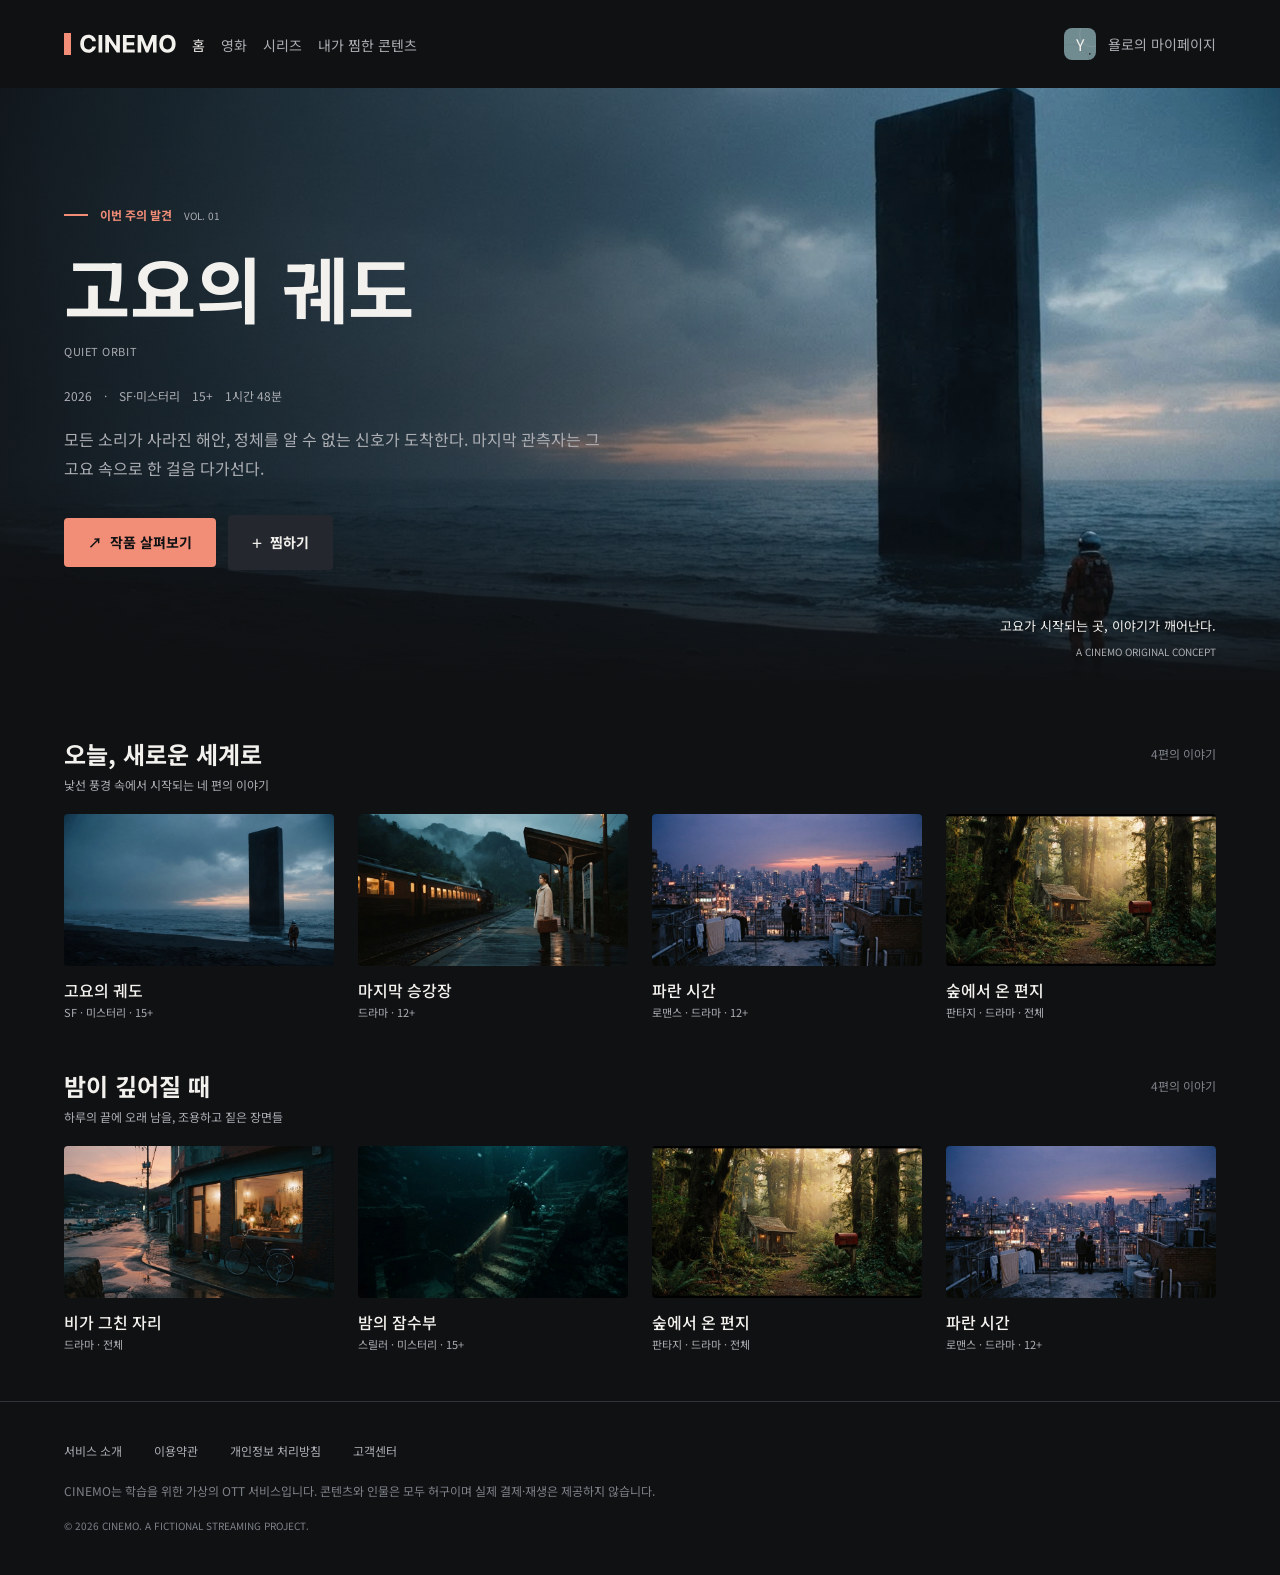
<file: index.html>
<!doctype html>
<html lang="ko">
  <head>
    <meta charset="UTF-8" />
    <meta name="viewport" content="width=device-width, initial-scale=1.0" />
    <title>홈 | CINEMO</title>

    <link
      href="https://fonts.googleapis.com/css2?family=Noto+Sans+KR:wght@400;500;700&display=swap"
      rel="stylesheet"
    />

    <link rel="stylesheet" href="./styles/reset.css" />
    <link rel="stylesheet" href="./styles/style.css" />
  </head>

  <body>
    <!-- 공통 헤더 시작 - 조영서 -->
    <header class="site-header">
      <div class="site-header-inner">
        <h1 class="site-brand">
          <a class="site-logo" href="./index.html" aria-label="CINEMO 홈">
            <svg
              width="112"
              height="22"
              viewBox="0 0 112 22"
              fill="none"
              xmlns="http://www.w3.org/2000/svg"
              aria-hidden="true"
            >
              <rect width="7" height="22" fill="#F28D77" />
              <path
                d="M31.9176 8.15625H28.1847C28.1165 7.6733 27.9773 7.24432 27.767 6.86932C27.5568 6.48864 27.2869 6.16477 26.9574 5.89773C26.6278 5.63068 26.2472 5.42614 25.8153 5.28409C25.3892 5.14205 24.9261 5.07102 24.4261 5.07102C23.5227 5.07102 22.7358 5.29545 22.0653 5.74432C21.3949 6.1875 20.875 6.83523 20.5057 7.6875C20.1364 8.53409 19.9517 9.5625 19.9517 10.7727C19.9517 12.017 20.1364 13.0625 20.5057 13.9091C20.8807 14.7557 21.4034 15.3949 22.0739 15.8267C22.7443 16.2585 23.5199 16.4744 24.4006 16.4744C24.8949 16.4744 25.3523 16.4091 25.7727 16.2784C26.1989 16.1477 26.5767 15.9574 26.9062 15.7074C27.2358 15.4517 27.5085 15.142 27.7244 14.7784C27.946 14.4148 28.0994 14 28.1847 13.5341L31.9176 13.5511C31.821 14.3523 31.5795 15.125 31.1932 15.8693C30.8125 16.608 30.2983 17.2699 29.6506 17.8551C29.0085 18.4347 28.2415 18.8949 27.3494 19.2358C26.4631 19.571 25.4602 19.7386 24.3409 19.7386C22.7841 19.7386 21.392 19.3864 20.1648 18.6818C18.9432 17.9773 17.9773 16.9574 17.267 15.6222C16.5625 14.2869 16.2102 12.6705 16.2102 10.7727C16.2102 8.86932 16.5682 7.25 17.2841 5.91477C18 4.57955 18.9716 3.5625 20.1989 2.86364C21.4261 2.15909 22.8068 1.80682 24.3409 1.80682C25.3523 1.80682 26.2898 1.94886 27.1534 2.23295C28.0227 2.51705 28.7926 2.93182 29.4631 3.47727C30.1335 4.01704 30.679 4.67898 31.0994 5.46307C31.5256 6.24716 31.7983 7.14489 31.9176 8.15625ZM38.2543 2.04545V19.5H34.5639V2.04545H38.2543ZM55.8899 2.04545V19.5H52.7024L45.1087 8.5142H44.9808V19.5H41.2905V2.04545H44.5291L52.0632 13.0227H52.2166V2.04545H55.8899ZM58.9389 19.5V2.04545H70.7003V5.08807H62.6293V9.24716H70.0952V12.2898H62.6293V16.4574H70.7344V19.5H58.9389ZM73.6342 2.04545H78.1854L82.9922 13.7727H83.1967L88.0035 2.04545H92.5547V19.5H88.9751V8.1392H88.8303L84.3132 19.4148H81.8757L77.3587 8.09659H77.2138V19.5H73.6342V2.04545ZM111.635 10.7727C111.635 12.6761 111.274 14.2955 110.553 15.6307C109.837 16.9659 108.859 17.9858 107.621 18.6903C106.388 19.3892 105.001 19.7386 103.462 19.7386C101.911 19.7386 100.518 19.3864 99.2855 18.6818C98.0526 17.9773 97.0781 16.9574 96.3622 15.6222C95.6463 14.2869 95.2884 12.6705 95.2884 10.7727C95.2884 8.86932 95.6463 7.25 96.3622 5.91477C97.0781 4.57955 98.0526 3.5625 99.2855 2.86364C100.518 2.15909 101.911 1.80682 103.462 1.80682C105.001 1.80682 106.388 2.15909 107.621 2.86364C108.859 3.5625 109.837 4.57955 110.553 5.91477C111.274 7.25 111.635 8.86932 111.635 10.7727ZM107.893 10.7727C107.893 9.53977 107.709 8.5 107.339 7.65341C106.976 6.80682 106.462 6.16477 105.797 5.72727C105.132 5.28977 104.354 5.07102 103.462 5.07102C102.57 5.07102 101.791 5.28977 101.126 5.72727C100.462 6.16477 99.9446 6.80682 99.5753 7.65341C99.2116 8.5 99.0298 9.53977 99.0298 10.7727C99.0298 12.0057 99.2116 13.0455 99.5753 13.892C99.9446 14.7386 100.462 15.3807 101.126 15.8182C101.791 16.2557 102.57 16.4744 103.462 16.4744C104.354 16.4744 105.132 16.2557 105.797 15.8182C106.462 15.3807 106.976 14.7386 107.339 13.892C107.709 13.0455 107.893 12.0057 107.893 10.7727Z"
                fill="#F3F1ED"
              />
            </svg>
          </a>
        </h1>

        <nav class="site-nav" aria-label="주 메뉴">
          <ul class="site-nav-list">
            <li>
              <a class="site-nav-link" href="./index.html" aria-current="page"
                >홈</a
              >
            </li>
            <li><a class="site-nav-link" href="#">영화</a></li>
            <li><a class="site-nav-link" href="#">시리즈</a></li>
            <li><a class="site-nav-link" href="#">내가 찜한 콘텐츠</a></li>
          </ul>
        </nav>

        <a
          class="site-profile"
          href="./mypage.html"
          aria-label="욜로의 마이페이지"
        >
          <div class="site-profile-avatar" aria-hidden="true">
            <span>Y</span>
          </div>
          <span class="site-profile-text">욜로의 마이페이지</span>
        </a>
      </div>
    </header>
    <!-- 공통 헤더 끝 - 조영서 -->

    <main>
      <!-- 메인 히어로 배너 시작 - 박혜정 -->
      <section class="main-hero">
        <img
          class="main-hero__image"
          src="./assets/images/quiet-orbit.webp"
          alt="검은 기둥이 바다에 서 있는 영화 이미지"
        />

        <div class="main-hero__content">
          <p class="main-hero__weekly">이번 주의 발견 <span>VOL. 01</span></p>

          <h2 class="main-hero__title">고요의 궤도</h2>
          <p class="main-hero__sub-title">QUIET ORBIT</p>

          <p class="main-hero__time">
            <span>2026</span>
            <span>SF·미스터리</span>
            <span>15+</span>
            <span>1시간 48분</span>
          </p>

          <p class="main-hero__intro">
            모든 소리가 사라진 해안, 정체를 알 수 없는 신호가 도착한다. 마지막
            관측자는 그 고요 속으로 한 걸음 다가선다.
          </p>

          <div class="main-hero__actions">
            <a href="#" class="main-hero__button1">작품 살펴보기</a>
            <button type="button" class="main-hero__button2">찜하기</button>
          </div>
          <p class="main-hero__caption">
            고요가 시작되는 곳, 이야기가 깨어난다.
            <small>A CINEMO ORIGINAL CONCEPT</small>
          </p>
        </div>
      </section>
      <!-- 메인 히어로 배너 끝 - 박혜정 -->

      <!-- 콘텐츠 카드 시작 - 윤지빈 -->
      <!-- 콘텐츠 카드 1 -->
      <section class="content-card">
        <div class="content-card__header">
          <div>
            <h3 class="content-card__title">오늘, 새로운 세계로</h3>
            <p class="content-card__subtitle">
              낯선 풍경 속에서 시작되는 네 편의 이야기
            </p>
          </div>
          <span class="content-card__badge">4편의 이야기</span>
        </div>

        <ul class="content-list">
          <li class="movie-card">
            <a href="#">
              <img
                src="./assets/images/quiet-orbit.webp"
                alt="모래사장이 있는 바닷가에 큰 직사각형 벽이 세워져 있고 그 앞에 주황색 우주복을 입은 사람이 서 있는 모습"
              />
              <h4 class="movie-card__title">고요의 궤도</h4>
              <p class="movie-card__information">SF · 미스터리 · 15+</p>
            </a>
          </li>

          <li class="movie-card">
            <a href="#">
              <img
                src="./assets/images/last-platform.webp"
                alt="배경이 산이고 연기를 뿜는 기찻길 옆 흰색코트를 입은 여성이 가방을 들고 서있는 모습"
              />
              <h4 class="movie-card__title">마지막 승강장</h4>
              <p class="movie-card__information">드라마 · 12+</p>
            </a>
          </li>

          <li class="movie-card">
            <a href="#">
              <img
                src="./assets/images/blue-hour.webp"
                alt="도시의 야경을 배경으로 한 낡은 건물 옥상에 서 있는 커플의 모습"
              />
              <h4 class="movie-card__title">파란 시간</h4>
              <p class="movie-card__information">로맨스 · 드라마 · 12+</p>
            </a>
          </li>

          <li class="movie-card">
            <a href="#">
              <img
                src="./assets/images/forest-letter.webp"
                alt="우거진 숲속에 있는 작은 오두막과 빨간색 우체통"
              />
              <h4 class="movie-card__title">숲에서 온 편지</h4>
              <p class="movie-card__information">판타지 · 드라마 · 전체</p>
            </a>
          </li>
        </ul>
      </section>
      <!-- 콘텐츠 카드 1 끝 -->

      <!-- 콘텐츠 카드 2 -->
      <section class="content-card">
        <div class="content-card__header">
          <div>
            <h3 class="content-card__title">밤이 깊어질 때</h3>
            <p class="content-card__subtitle">
              하루의 끝에 오래 남을, 조용하고 짙은 장면들
            </p>
          </div>
          <span class="content-card__badge">4편의 이야기</span>
        </div>

        <ul class="content-list">
          <li class="movie-card">
            <a href="#">
              <img
                src="./assets/images/after-rain.webp"
                alt="멀리 산이 보이고 부둣가 앞에 있는 작은 책방앞에 자전거가 세워져 있고 비가 그친 후의 모습"
              />
              <h4 class="movie-card__title">비가 그친 자리</h4>
              <p class="movie-card__information">드라마 · 전체</p>
            </a>
          </li>

          <li class="movie-card">
            <a href="#">
              <img
                src="./assets/images/night-diver.webp"
                alt="한 건물이 물에 잠겨있고 어두운 물속 안을 손전등에 의지해 탐험하는 잠수부의 모습"
              />
              <h4 class="movie-card__title">밤의 잠수부</h4>
              <p class="movie-card__information">스릴러 · 미스터리 · 15+</p>
            </a>
          </li>

          <li class="movie-card">
            <a href="#">
              <img
                src="./assets/images/forest-letter.webp"
                alt="우거진 숲속에 있는 작은 오두막과 빨간색 우체통"
              />
              <h4 class="movie-card__title">숲에서 온 편지</h4>
              <p class="movie-card__information">판타지 · 드라마 · 전체</p>
            </a>
          </li>

          <li class="movie-card">
            <a href="#">
              <img
                src="./assets/images/blue-hour.webp"
                alt="도시의 야경을 배경으로 한 낡은 건물 옥상에 서 있는 커플의 모습"
              />
              <h4 class="movie-card__title">파란 시간</h4>
              <p class="movie-card__information">로맨스 · 드라마 · 12+</p>
            </a>
          </li>
        </ul>
      </section>
      <!-- 콘텐츠 카드 2 끝 -->
      <!-- 콘텐츠 카드 끝 - 윤지빈 -->
    </main>

    <!-- 공통 푸터 시작 - 조영서 -->
    <footer class="site-footer">
      <div class="site-footer-inner">
        <nav class="site-footer-nav" aria-label="하단 메뉴">
          <a href="#">서비스 소개</a>
          <a href="#">이용약관</a>
          <a href="#">개인정보 처리방침</a>
          <a href="#">고객센터</a>
        </nav>

        <p class="site-footer-description">
          CINEMO는 학습을 위한 가상의 OTT 서비스입니다. 콘텐츠와 인물은 모두
          허구이며 실제 결제·재생은 제공하지 않습니다.
        </p>

        <p class="site-footer-copyright">
          © 2026 CINEMO. A FICTIONAL STREAMING PROJECT.
        </p>
      </div>
    </footer>
    <!-- 공통 푸터 끝 - 조영서 -->
  </body>
</html>
</file>
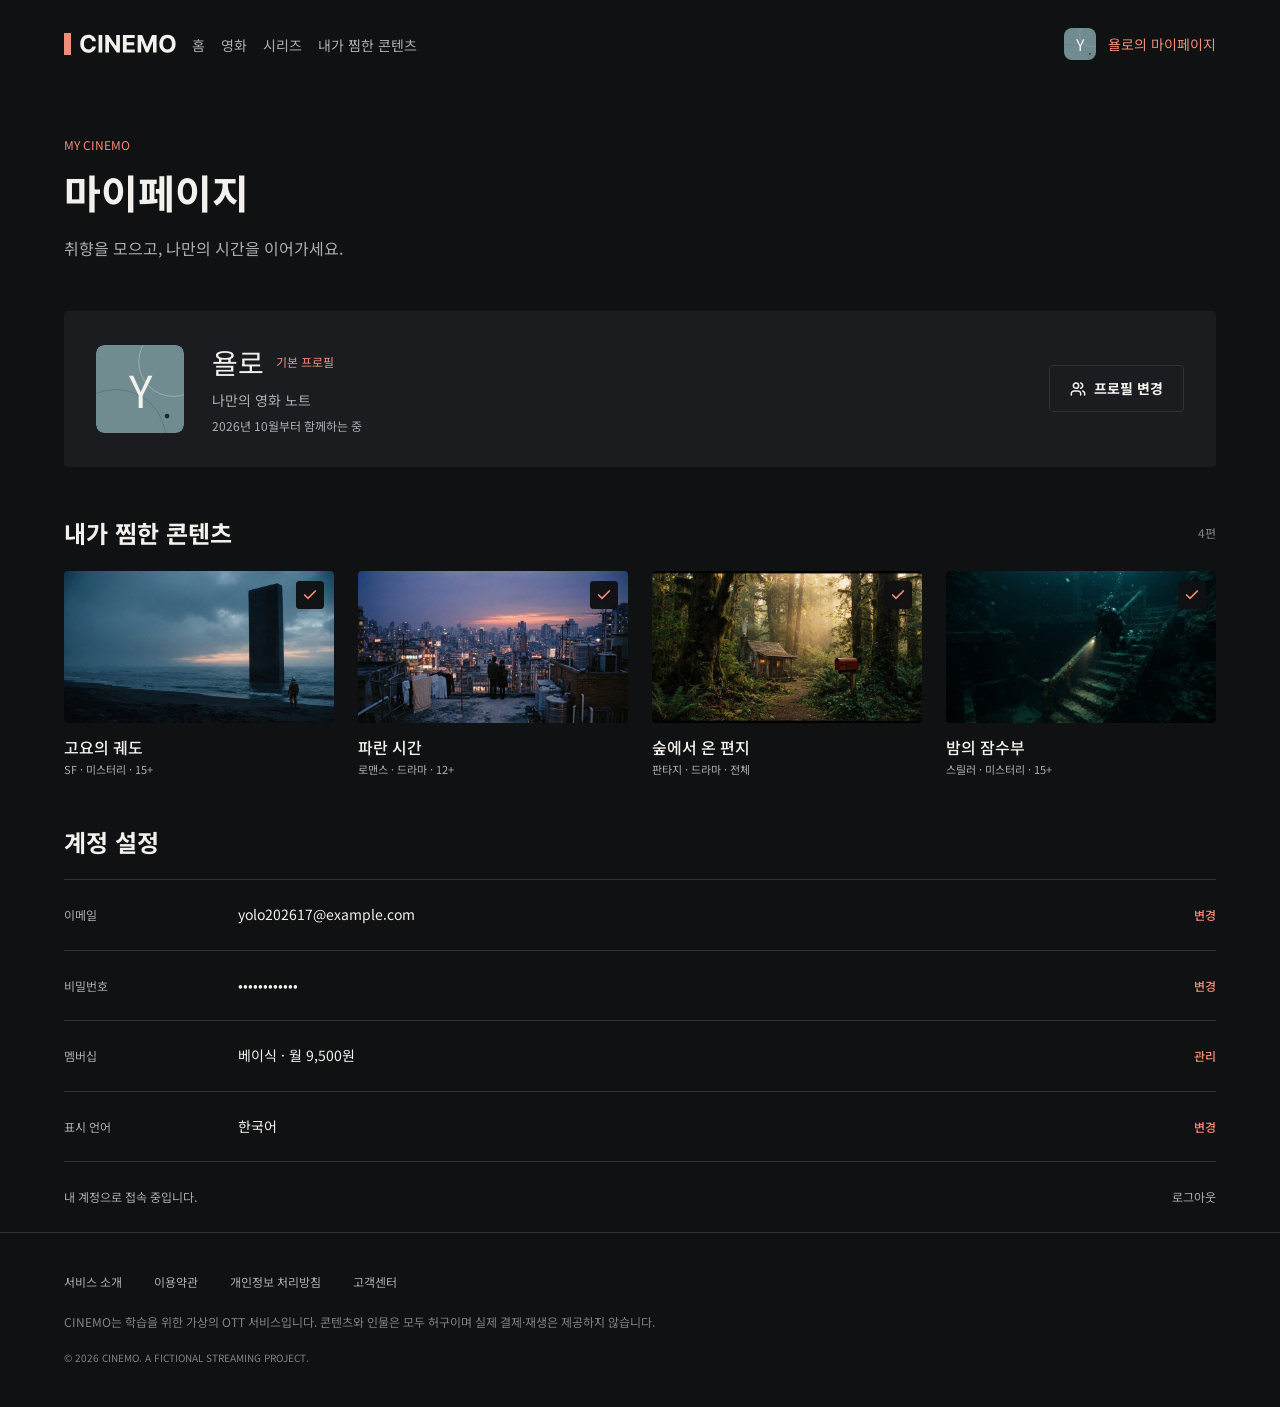
<file: mypage.html>
<!doctype html>
<html lang="ko">
  <head>
    <meta charset="UTF-8" />
    <meta name="viewport" content="width=device-width, initial-scale=1.0" />
    <title>마이페이지 | CINEMO</title>

    <link
      href="https://fonts.googleapis.com/css2?family=Noto+Sans+KR:wght@400;500;700&display=swap"
      rel="stylesheet"
    />

    <link rel="stylesheet" href="./styles/reset.css" />
    <link rel="stylesheet" href="./styles/style.css" />
  </head>

  <body>
    <!-- 공통 헤더 시작 - 조영서 -->
    <header class="site-header">
      <div class="site-header-inner">
        <h1 class="site-brand">
          <a class="site-logo" href="./index.html" aria-label="CINEMO 홈">
            <svg
              width="112"
              height="22"
              viewBox="0 0 112 22"
              fill="none"
              xmlns="http://www.w3.org/2000/svg"
              aria-hidden="true"
            >
              <rect width="7" height="22" fill="#F28D77" />
              <path
                d="M31.9176 8.15625H28.1847C28.1165 7.6733 27.9773 7.24432 27.767 6.86932C27.5568 6.48864 27.2869 6.16477 26.9574 5.89773C26.6278 5.63068 26.2472 5.42614 25.8153 5.28409C25.3892 5.14205 24.9261 5.07102 24.4261 5.07102C23.5227 5.07102 22.7358 5.29545 22.0653 5.74432C21.3949 6.1875 20.875 6.83523 20.5057 7.6875C20.1364 8.53409 19.9517 9.5625 19.9517 10.7727C19.9517 12.017 20.1364 13.0625 20.5057 13.9091C20.8807 14.7557 21.4034 15.3949 22.0739 15.8267C22.7443 16.2585 23.5199 16.4744 24.4006 16.4744C24.8949 16.4744 25.3523 16.4091 25.7727 16.2784C26.1989 16.1477 26.5767 15.9574 26.9062 15.7074C27.2358 15.4517 27.5085 15.142 27.7244 14.7784C27.946 14.4148 28.0994 14 28.1847 13.5341L31.9176 13.5511C31.821 14.3523 31.5795 15.125 31.1932 15.8693C30.8125 16.608 30.2983 17.2699 29.6506 17.8551C29.0085 18.4347 28.2415 18.8949 27.3494 19.2358C26.4631 19.571 25.4602 19.7386 24.3409 19.7386C22.7841 19.7386 21.392 19.3864 20.1648 18.6818C18.9432 17.9773 17.9773 16.9574 17.267 15.6222C16.5625 14.2869 16.2102 12.6705 16.2102 10.7727C16.2102 8.86932 16.5682 7.25 17.2841 5.91477C18 4.57955 18.9716 3.5625 20.1989 2.86364C21.4261 2.15909 22.8068 1.80682 24.3409 1.80682C25.3523 1.80682 26.2898 1.94886 27.1534 2.23295C28.0227 2.51705 28.7926 2.93182 29.4631 3.47727C30.1335 4.01704 30.679 4.67898 31.0994 5.46307C31.5256 6.24716 31.7983 7.14489 31.9176 8.15625ZM38.2543 2.04545V19.5H34.5639V2.04545H38.2543ZM55.8899 2.04545V19.5H52.7024L45.1087 8.5142H44.9808V19.5H41.2905V2.04545H44.5291L52.0632 13.0227H52.2166V2.04545H55.8899ZM58.9389 19.5V2.04545H70.7003V5.08807H62.6293V9.24716H70.0952V12.2898H62.6293V16.4574H70.7344V19.5H58.9389ZM73.6342 2.04545H78.1854L82.9922 13.7727H83.1967L88.0035 2.04545H92.5547V19.5H88.9751V8.1392H88.8303L84.3132 19.4148H81.8757L77.3587 8.09659H77.2138V19.5H73.6342V2.04545ZM111.635 10.7727C111.635 12.6761 111.274 14.2955 110.553 15.6307C109.837 16.9659 108.859 17.9858 107.621 18.6903C106.388 19.3892 105.001 19.7386 103.462 19.7386C101.911 19.7386 100.518 19.3864 99.2855 18.6818C98.0526 17.9773 97.0781 16.9574 96.3622 15.6222C95.6463 14.2869 95.2884 12.6705 95.2884 10.7727C95.2884 8.86932 95.6463 7.25 96.3622 5.91477C97.0781 4.57955 98.0526 3.5625 99.2855 2.86364C100.518 2.15909 101.911 1.80682 103.462 1.80682C105.001 1.80682 106.388 2.15909 107.621 2.86364C108.859 3.5625 109.837 4.57955 110.553 5.91477C111.274 7.25 111.635 8.86932 111.635 10.7727ZM107.893 10.7727C107.893 9.53977 107.709 8.5 107.339 7.65341C106.976 6.80682 106.462 6.16477 105.797 5.72727C105.132 5.28977 104.354 5.07102 103.462 5.07102C102.57 5.07102 101.791 5.28977 101.126 5.72727C100.462 6.16477 99.9446 6.80682 99.5753 7.65341C99.2116 8.5 99.0298 9.53977 99.0298 10.7727C99.0298 12.0057 99.2116 13.0455 99.5753 13.892C99.9446 14.7386 100.462 15.3807 101.126 15.8182C101.791 16.2557 102.57 16.4744 103.462 16.4744C104.354 16.4744 105.132 16.2557 105.797 15.8182C106.462 15.3807 106.976 14.7386 107.339 13.892C107.709 13.0455 107.893 12.0057 107.893 10.7727Z"
                fill="#F3F1ED"
              />
            </svg>
          </a>
        </h1>

        <nav class="site-nav" aria-label="주 메뉴">
          <ul class="site-nav-list">
            <li><a class="site-nav-link" href="./index.html">홈</a></li>
            <li><a class="site-nav-link" href="#">영화</a></li>
            <li><a class="site-nav-link" href="#">시리즈</a></li>
            <li><a class="site-nav-link" href="#">내가 찜한 콘텐츠</a></li>
          </ul>
        </nav>

        <a
          class="site-profile"
          href="./mypage.html"
          aria-current="page"
          aria-label="욜로의 마이페이지"
        >
          <div class="site-profile-avatar" aria-hidden="true">
            <span>Y</span>
          </div>
          <span class="site-profile-text">욜로의 마이페이지</span>
        </a>
      </div>
    </header>
    <!-- 공통 헤더 끝 - 조영서 -->

    <main>
      <!-- 마이페이지 상단 시작 - 조영서 -->
      <section class="mypage-top">
        <p class="mypage-label">MY CINEMO</p>
        <h2 class="mypage-title">마이페이지</h2>
        <p class="mypage-description">
          취향을 모으고, 나만의 시간을 이어가세요.
        </p>

        <div class="mypage-profile">
          <div
            class="mypage-profile-avatar"
            role="img"
            aria-label="욜로 프로필"
          >
            <span aria-hidden="true">Y</span>
          </div>

          <div class="mypage-profile-info">
            <h3 class="mypage-profile-name">
              욜로
              <span class="mypage-profile-badge">기본 프로필</span>
            </h3>

            <p class="mypage-profile-description">나만의 영화 노트</p>
            <p class="mypage-profile-date">
              <span class="mypage-profile-date-pc">
                2026년 10월부터 함께하는 중
              </span>
              <span class="mypage-profile-date-mobile">2026.10 가입</span>
            </p>
          </div>

          <a class="mypage-profile-link" href="./profile.html">
            <svg
              class="mypage-profile-icon"
              width="18"
              height="18"
              viewBox="0 0 18 18"
              fill="none"
              xmlns="http://www.w3.org/2000/svg"
              aria-hidden="true"
            >
              <path
                d="M12.0002 15.75V14.25C12.0002 13.4544 11.6841 12.6913 11.1215 12.1287C10.5588 11.5661 9.7957 11.25 8.99999 11.25H4.49963C3.70392 11.25 2.94079 11.5661 2.37814 12.1287C1.81549 12.6913 1.49939 13.4544 1.49939 14.25V15.75M12.0002 2.34595C12.6436 2.51272 13.2134 2.8884 13.6201 3.41399C14.0269 3.93959 14.2476 4.58536 14.2476 5.24995C14.2476 5.91453 14.0269 6.5603 13.6201 7.0859C13.2134 7.6115 12.6436 7.98717 12.0002 8.15395M16.5006 15.7499V14.2499C16.5001 13.5852 16.2788 12.9395 15.8716 12.4141C15.4643 11.8888 14.8941 11.5136 14.2504 11.3474M9.75005 5.25C9.75005 6.90685 8.4068 8.25 6.74981 8.25C5.09282 8.25 3.74957 6.90685 3.74957 5.25C3.74957 3.59315 5.09282 2.25 6.74981 2.25C8.4068 2.25 9.75005 3.59315 9.75005 5.25Z"
                stroke="currentColor"
                stroke-width="1.7"
                stroke-linecap="round"
              />
            </svg>
            <span>프로필 변경</span>
          </a>
        </div>
      </section>
      <!-- 마이페이지 상단 끝 - 조영서 -->

      <!-- 마이페이지 내가 찜한 콘텐츠 시작 - 윤지빈 -->
      <section class="content-card content-card--wish">
        <div class="content-card__header">
          <h2 class="content-card__title">내가 찜한 콘텐츠</h2>
          <span class="content-card__badge">4편</span>
        </div>

        <ul class="content-list content-list--wish">
          <li class="movie-card">
            <a href="#">
              <div>
                <img
                  src="./assets/images/quiet-orbit.webp"
                  alt="모래사장이 있는 바닷가에 큰 직사각형 벽이 세워져 있고 그 앞에 주황색 우주복을 입은 사람이 서 있는 모습"
                />
                <input type="checkbox" id="basic-checkbox-1" checked />
                <label for="basic-checkbox-1">
                  <svg
                    width="28"
                    height="28"
                    viewBox="0 0 28 28"
                    fill="none"
                    xmlns="http://www.w3.org/2000/svg"
                  >
                    <rect
                      width="28"
                      height="28"
                      rx="4"
                      fill="#101113"
                      fill-opacity="0.85098"
                    />
                    <path
                      d="M19.3328 10L12.0002 17.3328L8.66721 13.9997"
                      stroke-width="1.7"
                      stroke-linecap="round"
                      stroke="#F28D77"
                    />
                  </svg>
                </label>
              </div>
              <h3 class="movie-card__title">고요의 궤도</h3>
              <p class="movie-card__information">SF · 미스터리 · 15+</p>
            </a>
          </li>

          <li class="movie-card">
            <a href="#">
              <div>
                <img
                  src="./assets/images/blue-hour.webp"
                  alt="도시의 야경을 배경으로 한 낡은 건물 옥상에 서 있는 커플의 모습"
                />
                <input type="checkbox" id="basic-checkbox-2" checked />
                <label for="basic-checkbox-2">
                  <svg
                    width="28"
                    height="28"
                    viewBox="0 0 28 28"
                    fill="none"
                    xmlns="http://www.w3.org/2000/svg"
                  >
                    <rect
                      width="28"
                      height="28"
                      rx="4"
                      fill="#101113"
                      fill-opacity="0.85098"
                    />
                    <path
                      d="M19.3328 10L12.0002 17.3328L8.66721 13.9997"
                      stroke-width="1.7"
                      stroke-linecap="round"
                      stroke="#F28D77"
                    />
                  </svg>
                </label>
              </div>
              <h3 class="movie-card__title">파란 시간</h3>
              <p class="movie-card__information">로맨스 · 드라마 · 12+</p>
            </a>
          </li>

          <li class="movie-card">
            <a href="#">
              <div>
                <img
                  src="./assets/images/forest-letter.webp"
                  alt="우거진 숲속에 있는 작은 오두막과 빨간색 우체통"
                />
                <input type="checkbox" id="basic-checkbox-3" checked />
                <label for="basic-checkbox-3">
                  <svg
                    width="28"
                    height="28"
                    viewBox="0 0 28 28"
                    fill="none"
                    xmlns="http://www.w3.org/2000/svg"
                  >
                    <rect
                      width="28"
                      height="28"
                      rx="4"
                      fill="#101113"
                      fill-opacity="0.85098"
                    />
                    <path
                      d="M19.3328 10L12.0002 17.3328L8.66721 13.9997"
                      stroke-width="1.7"
                      stroke-linecap="round"
                      stroke="#F28D77"
                    />
                  </svg>
                </label>
              </div>
              <h3 class="movie-card__title">숲에서 온 편지</h3>
              <p class="movie-card__information">판타지 · 드라마 · 전체</p>
            </a>
          </li>

          <li class="movie-card">
            <a href="#">
              <div>
                <img
                  src="./assets/images/night-diver.webp"
                  alt="한 건물이 물에 잠겨있고 어두운 물속 안을 손전등에 의지해 탐험하는 잠수부의 모습"
                />
                <input type="checkbox" id="basic-checkbox-4" checked />
                <label for="basic-checkbox-4">
                  <svg
                    width="28"
                    height="28"
                    viewBox="0 0 28 28"
                    fill="none"
                    xmlns="http://www.w3.org/2000/svg"
                  >
                    <rect
                      width="28"
                      height="28"
                      rx="4"
                      fill="#101113"
                      fill-opacity="0.85098"
                    />
                    <path
                      d="M19.3328 10L12.0002 17.3328L8.66721 13.9997"
                      stroke-width="1.7"
                      stroke-linecap="round"
                      stroke="#F28D77"
                    />
                  </svg>
                </label>
              </div>
              <h3 class="movie-card__title">밤의 잠수부</h3>
              <p class="movie-card__information">스릴러 · 미스터리 · 15+</p>
            </a>
          </li>
        </ul>
      </section>
      <!-- 마이페이지 내가 찜한 콘텐츠 끝 - 윤지빈 -->

      <!-- 마이페이지 계정 설정 시작 - 김동민 -->
      <section class="account-settings">
        <h2 id="account-settings-title" class="account-settings__title">
          계정 설정
        </h2>

        <dl class="account-settings__list">
          <div class="account-settings__row">
            <dt class="account-settings__label">이메일</dt>
            <dd class="account-settings__value">yolo202617@example.com</dd>
            <dd class="account-settings__control">
              <button
                type="button"
                class="account-settings__action"
                aria-label="이메일 변경"
              >
                변경
              </button>
            </dd>
          </div>

          <div class="account-settings__row">
            <dt class="account-settings__label">비밀번호</dt>
            <dd class="account-settings__value">••••••••••••</dd>
            <dd class="account-settings__control">
              <button
                type="button"
                class="account-settings__action"
                aria-label="비밀번호 변경"
              >
                변경
              </button>
            </dd>
          </div>

          <div class="account-settings__row">
            <dt class="account-settings__label">멤버십</dt>
            <dd class="account-settings__value">베이식 · 월 9,500원</dd>
            <dd class="account-settings__control">
              <button
                type="button"
                class="account-settings__action"
                aria-label="멤버십 관리"
              >
                관리
              </button>
            </dd>
          </div>

          <div class="account-settings__row">
            <dt class="account-settings__label">표시 언어</dt>
            <dd class="account-settings__value">한국어</dd>
            <dd class="account-settings__control">
              <button
                type="button"
                class="account-settings__action"
                aria-label="표시 언어 변경"
              >
                변경
              </button>
            </dd>
          </div>
        </dl>

        <div class="account-settings__bottom">
          <p class="account-settings__notice">내 계정으로 접속 중입니다.</p>
          <button type="button" class="account-settings__logout">
            로그아웃
          </button>
        </div>
      </section>
      <!-- 마이페이지 계정 설정 끝 - 김동민 -->
    </main>

    <!-- 공통 푸터 시작 - 조영서 -->
    <footer class="site-footer">
      <div class="site-footer-inner">
        <nav class="site-footer-nav" aria-label="하단 메뉴">
          <a href="#">서비스 소개</a>
          <a href="#">이용약관</a>
          <a href="#">개인정보 처리방침</a>
          <a href="#">고객센터</a>
        </nav>

        <p class="site-footer-description">
          CINEMO는 학습을 위한 가상의 OTT 서비스입니다. 콘텐츠와 인물은 모두
          허구이며 실제 결제·재생은 제공하지 않습니다.
        </p>

        <p class="site-footer-copyright">
          © 2026 CINEMO. A FICTIONAL STREAMING PROJECT.
        </p>
      </div>
    </footer>
    <!-- 공통 푸터 끝 - 조영서 -->
  </body>
</html>
</file>
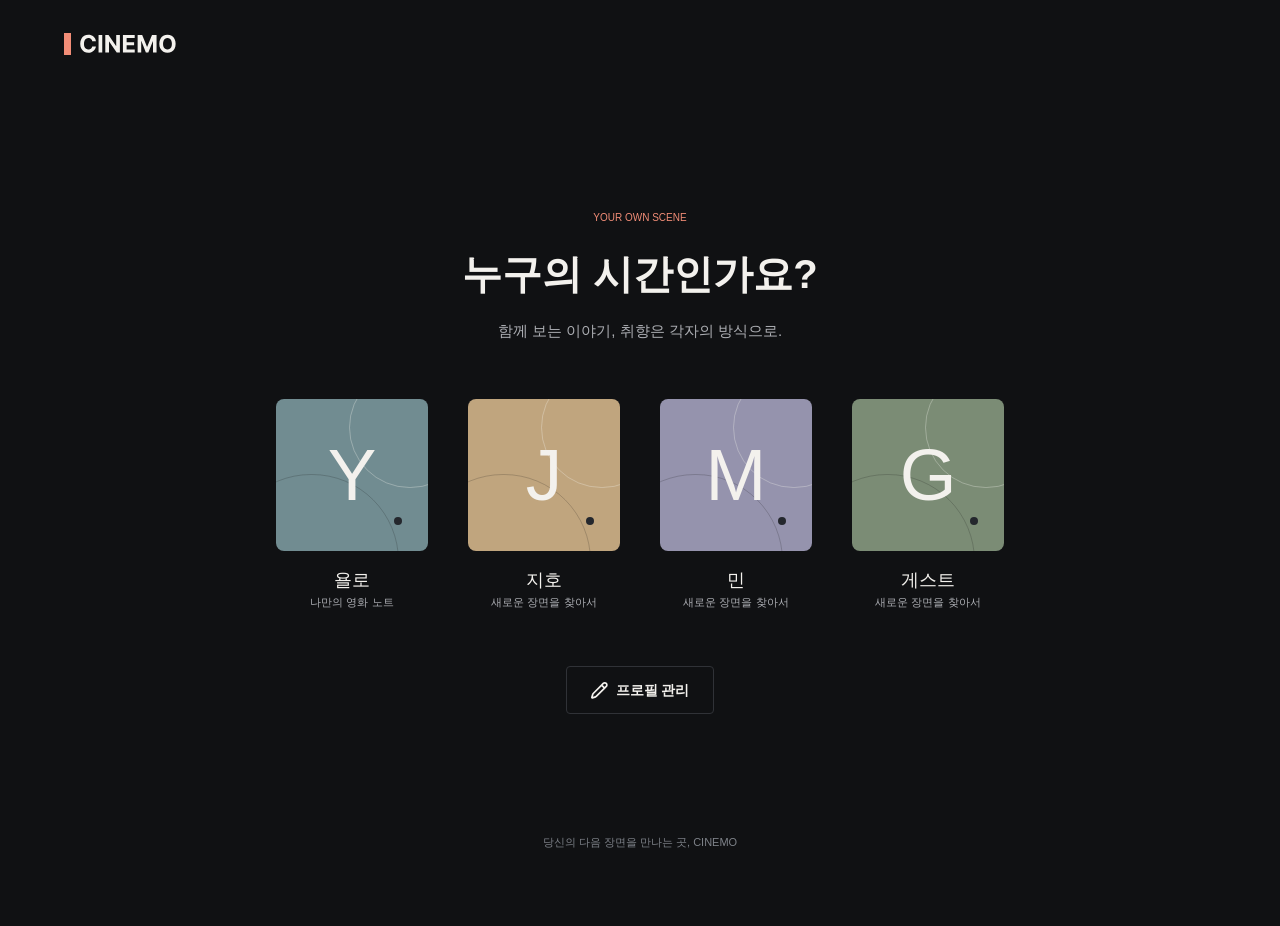
<file: profile.html>
<!doctype html>
<html lang="ko">
  <head>
    <meta charset="UTF-8" />
    <meta name="viewport" content="width=device-width, initial-scale=1.0" />
    <title>Cinemo - Profile</title>
    <link rel="stylesheet" href="./styles/reset.css" />
    <link rel="stylesheet" href="./styles/style.css" />
  </head>
  <body>
    <header class="site-header">
      <div class="site-header-inner">
        <h1 class="site-brand">
          <a class="site-logo" href="./index.html" aria-label="CINEMO 홈">
            <svg
              width="112"
              height="22"
              viewBox="0 0 112 22"
              fill="none"
              xmlns="http://www.w3.org/2000/svg"
              aria-hidden="true"
            >
              <rect width="7" height="22" fill="#F28D77" />
              <path
                d="M31.9176 8.15625H28.1847C28.1165 7.6733 27.9773 7.24432 27.767 6.86932C27.5568 6.48864 27.2869 6.16477 26.9574 5.89773C26.6278 5.63068 26.2472 5.42614 25.8153 5.28409C25.3892 5.14205 24.9261 5.07102 24.4261 5.07102C23.5227 5.07102 22.7358 5.29545 22.0653 5.74432C21.3949 6.1875 20.875 6.83523 20.5057 7.6875C20.1364 8.53409 19.9517 9.5625 19.9517 10.7727C19.9517 12.017 20.1364 13.0625 20.5057 13.9091C20.8807 14.7557 21.4034 15.3949 22.0739 15.8267C22.7443 16.2585 23.5199 16.4744 24.4006 16.4744C24.8949 16.4744 25.3523 16.4091 25.7727 16.2784C26.1989 16.1477 26.5767 15.9574 26.9062 15.7074C27.2358 15.4517 27.5085 15.142 27.7244 14.7784C27.946 14.4148 28.0994 14 28.1847 13.5341L31.9176 13.5511C31.821 14.3523 31.5795 15.125 31.1932 15.8693C30.8125 16.608 30.2983 17.2699 29.6506 17.8551C29.0085 18.4347 28.2415 18.8949 27.3494 19.2358C26.4631 19.571 25.4602 19.7386 24.3409 19.7386C22.7841 19.7386 21.392 19.3864 20.1648 18.6818C18.9432 17.9773 17.9773 16.9574 17.267 15.6222C16.5625 14.2869 16.2102 12.6705 16.2102 10.7727C16.2102 8.86932 16.5682 7.25 17.2841 5.91477C18 4.57955 18.9716 3.5625 20.1989 2.86364C21.4261 2.15909 22.8068 1.80682 24.3409 1.80682C25.3523 1.80682 26.2898 1.94886 27.1534 2.23295C28.0227 2.51705 28.7926 2.93182 29.4631 3.47727C30.1335 4.01704 30.679 4.67898 31.0994 5.46307C31.5256 6.24716 31.7983 7.14489 31.9176 8.15625ZM38.2543 2.04545V19.5H34.5639V2.04545H38.2543ZM55.8899 2.04545V19.5H52.7024L45.1087 8.5142H44.9808V19.5H41.2905V2.04545H44.5291L52.0632 13.0227H52.2166V2.04545H55.8899ZM58.9389 19.5V2.04545H70.7003V5.08807H62.6293V9.24716H70.0952V12.2898H62.6293V16.4574H70.7344V19.5H58.9389ZM73.6342 2.04545H78.1854L82.9922 13.7727H83.1967L88.0035 2.04545H92.5547V19.5H88.9751V8.1392H88.8303L84.3132 19.4148H81.8757L77.3587 8.09659H77.2138V19.5H73.6342V2.04545ZM111.635 10.7727C111.635 12.6761 111.274 14.2955 110.553 15.6307C109.837 16.9659 108.859 17.9858 107.621 18.6903C106.388 19.3892 105.001 19.7386 103.462 19.7386C101.911 19.7386 100.518 19.3864 99.2855 18.6818C98.0526 17.9773 97.0781 16.9574 96.3622 15.6222C95.6463 14.2869 95.2884 12.6705 95.2884 10.7727C95.2884 8.86932 95.6463 7.25 96.3622 5.91477C97.0781 4.57955 98.0526 3.5625 99.2855 2.86364C100.518 2.15909 101.911 1.80682 103.462 1.80682C105.001 1.80682 106.388 2.15909 107.621 2.86364C108.859 3.5625 109.837 4.57955 110.553 5.91477C111.274 7.25 111.635 8.86932 111.635 10.7727ZM107.893 10.7727C107.893 9.53977 107.709 8.5 107.339 7.65341C106.976 6.80682 106.462 6.16477 105.797 5.72727C105.132 5.28977 104.354 5.07102 103.462 5.07102C102.57 5.07102 101.791 5.28977 101.126 5.72727C100.462 6.16477 99.9446 6.80682 99.5753 7.65341C99.2116 8.5 99.0298 9.53977 99.0298 10.7727C99.0298 12.0057 99.2116 13.0455 99.5753 13.892C99.9446 14.7386 100.462 15.3807 101.126 15.8182C101.791 16.2557 102.57 16.4744 103.462 16.4744C104.354 16.4744 105.132 16.2557 105.797 15.8182C106.462 15.3807 106.976 14.7386 107.339 13.892C107.709 13.0455 107.893 12.0057 107.893 10.7727Z"
                fill="#F3F1ED"
              />
            </svg>
          </a>
        </h1>
      </div>
    </header>

    <main class="profile-main">
      <section class="profile-intro">
        <span class="profile-intro-top">YOUR OWN SCENE</span>
        <h2 class="profile-intro-middle">누구의 시간인가요?</h2>
        <p class="profile-intro-bottom">
          함께 보는 이야기, 취향은 각자의 방식으로.
        </p>
      </section>

      <!-- 프로필 선택 리스트 시작 -->
      <section class="profile-selection">
        <ul class="profile-list">
          <li class="profile-card">
            <a href="./mypage.html">
              <div id="yolo" class="image-profile">
                <span class="profile-initials">Y</span>
                <div class="circle circle-top"></div>
                <div class="circle circle-bottom"></div>
                <div class="dot"></div>
              </div>
              <div class="profile-info">
                <span class="profile-name">욜로</span>
                <p class="profile-bio">나만의 영화 노트</p>
              </div>
            </a>
          </li>
          <li class="profile-card">
            <a href="#">
              <div id="jiho" class="image-profile">
                <span class="profile-initials">J</span>
                <div class="circle circle-top"></div>
                <div class="circle circle-bottom"></div>
                <div class="dot"></div>
              </div>
              <div class="profile-info">
                <span class="profile-name">지호</span>
                <p class="profile-bio">새로운 장면을 찾아서</p>
              </div>
            </a>
          </li>
          <li class="profile-card">
            <a href="#">
              <div id="min" class="image-profile">
                <span class="profile-initials">M</span>
                <div class="circle circle-top"></div>
                <div class="circle circle-bottom"></div>
                <div class="dot"></div>
              </div>
              <div class="profile-info">
                <span class="profile-name">민</span>
                <p class="profile-bio">새로운 장면을 찾아서</p>
              </div>
            </a>
          </li>
          <li class="profile-card">
            <a href="#">
              <div id="guest" class="image-profile">
                <span class="profile-initials">G</span>
                <div class="circle circle-top"></div>
                <div class="circle circle-bottom"></div>
                <div class="dot"></div>
              </div>
              <div class="profile-info">
                <span class="profile-name">게스트</span>
                <p class="profile-bio">새로운 장면을 찾아서</p>
              </div>
            </a>
          </li>
        </ul>
      </section>
      <!-- 프로필 선택 리스트 끝 -->

      <a type="button" class="profile-button" href="#">
        <svg
          width="17"
          height="17"
          viewBox="0 0 17 17"
          fill="none"
          xmlns="http://www.w3.org/2000/svg"
        >
          <path
            d="M10.6009 3.10006L10.606 3.10524M10.606 3.10524L13.5961 6.095M10.606 3.10524L12.242 1.46912C12.6385 1.0727 13.1764 0.850027 13.7371 0.850098C14.2979 0.850168 14.8356 1.07297 15.2321 1.4695C15.6286 1.86602 15.8513 2.40379 15.8512 2.96449C15.8511 3.52519 15.6283 4.0629 15.2317 4.45932L13.5961 6.095M10.606 3.10524L2.23157 11.4807C2.05742 11.6543 1.92863 11.8681 1.85654 12.1032L0.865703 15.3671C0.846317 15.432 0.844853 15.5009 0.861466 15.5665C0.878078 15.6321 0.912147 15.692 0.960058 15.7399C1.00797 15.7877 1.06794 15.8217 1.1336 15.8382C1.19925 15.8547 1.26816 15.8531 1.33299 15.8336L4.59804 14.8436C4.83293 14.7722 5.04671 14.6442 5.22059 14.4709L13.5961 6.095M13.5961 6.095L13.6011 6.10001"
            stroke-width="1.7"
            stroke-linecap="round"
            stroke="#F3F1ED"
          />
        </svg>
        <span class="text-profile-button">프로필 관리</span>
      </a>
    </main>
    <footer class="profile-footer">
      <p class="footer-text">당신의 다음 장면을 만나는 곳, CINEMO</p>
    </footer>
  </body>
</html>
</file>
<file: styles/style.css>
/*========= 공통 스타일 시작 - 조영서 =========*/
:root {
  --max-width: 1312px;
}

body {
  margin: 0;
  background-color: #101113;
  color: #f3f1ed;
  font-family: "Inter", "Noto Sans KR", Arial, sans-serif;
}

/* 공통 헤더 시작 - 조영서 */
.site-header {
  background-color: #101113;
}

.site-header-inner {
  display: flex;
  align-items: center;
  gap: 32px;
  height: 88px;
  max-width: var(--max-width);
  margin: 0 auto;
  padding: 0 64px;
}

.site-brand {
  flex-shrink: 0;
  margin: 0;
  line-height: 1;
}

.site-logo {
  display: block;
  text-decoration: none;
}

.site-logo svg {
  display: block;
  width: 112px;
  height: 22px;
}

.site-nav-list {
  display: flex;
  align-items: center;
  gap: 32px;
  margin: 0;
  padding: 0;
  list-style: none;
}

.site-nav-link {
  color: #acaeb3;
  font-size: 14px;
  text-decoration: none;
  white-space: nowrap;
}

.site-nav-link[aria-current="page"] {
  color: #f3f1ed;
}

.site-nav-link:hover {
  color: #f28d77;
}

.site-profile {
  display: flex;
  align-items: center;
  gap: 12px;
  margin-left: auto;
  color: #acaeb3;
  font-size: 14px;
  text-decoration: none;
  flex-shrink: 0;
}

.site-profile[aria-current="page"] {
  color: #f28d77;
}

.site-profile-avatar {
  display: flex;
  align-items: center;
  justify-content: center;
  flex-shrink: 0;
  width: 32px;
  height: 32px;
  border-radius: 8px;
  background: url("../assets/images/profile-yolo-bg.svg") center / contain
    no-repeat;
  color: #f3f1ed;
  font-size: 16px;
  font-weight: 400;
  line-height: 1;
}

.site-header a:focus-visible {
  outline: 2px solid #f28d77;
  outline-offset: 4px;
}
/* 공통 헤더 끝 - 조영서 */

/* 공통 푸터 시작 - 조영서 */
.site-footer {
  border-top: 1px solid #303237;
  padding: 0;
  background-color: #101113;
  color: #acaeb3;
  font-size: 12px;
  text-align: left;
}

.site-footer-inner {
  max-width: var(--max-width);
  margin: 0 auto;
  padding: 40px 64px;
}

.site-footer-nav {
  display: flex;
  flex-wrap: wrap;
  align-items: center;
  gap: 16px 32px;
}

.site-footer-nav a {
  color: #acaeb3;
  font-size: 12px;
  text-decoration: none;
}

.site-footer-nav a:hover {
  color: #f3f1ed;
}

.site-footer-nav a:focus-visible {
  outline: 2px solid #f28d77;
  outline-offset: 4px;
}

.site-footer-description {
  margin: 20px 0 0;
  color: #7e8289;
  font-size: 12px;
  line-height: 1.8;
}

.site-footer-copyright {
  margin: 16px 0 0;
  color: #7e8289;
  font-size: 10px;
  line-height: 1.8;
}
/* 공통 푸터 끝 - 조영서 */
/*========= 공통 스타일 끝 - 조영서 =========*/

/*========= 메인 히어로 배너 시작 - 박혜정 =========*/
.main-hero {
  position: relative;
  display: flex;
  align-items: center;
  min-height: 600px;
  padding: 0 64px;
  overflow: hidden;
  background-color: #101113;
}

.main-hero::after {
  content: "";
  position: absolute;
  inset: 0;
  background:
    linear-gradient(
      90deg,
      rgba(16, 17, 19, 0.85) 0%,
      rgba(16, 17, 19, 0.45) 45%,
      rgba(16, 17, 19, 0) 75%
    ),
    linear-gradient(180deg, rgba(16, 17, 19, 0) 70%, rgba(16, 17, 19, 1) 100%);
  pointer-events: none;
}

.main-hero__image {
  position: absolute;
  inset: 0;
  display: block;
  width: 100%;
  height: 100%;
  object-fit: cover;
  object-position: right center;
}

.main-hero__content {
  position: relative;
  z-index: 1;
  width: 100%;
  max-width: 1184px;
  margin: 0 auto;
}

.main-hero__weekly {
  display: flex;
  align-items: center;
  gap: 12px;
  margin: 0 0 20px;
  color: #f28d77;
  font-size: 12px;
  font-weight: 700;
}

.main-hero__weekly::before {
  content: "";
  width: 24px;
  height: 2px;
  background-color: #f28d77;
}

.main-hero__weekly span {
  color: #acaeb3;
  font-size: 10px;
  font-weight: 400;
}

.main-hero__title {
  margin: 0 0 12px;
  color: #f3f1ed;
  font-size: 72px;
  font-weight: 700;
  line-height: 1.2;
}

.main-hero__sub-title {
  margin: 0 0 28px;
  color: #acaeb3;
  font-size: 11px;
  letter-spacing: 0.05em;
}

.main-hero__time {
  display: flex;
  align-items: center;
  gap: 12px;
  margin: 0 0 20px;
  color: #acaeb3;
  font-size: 12px;
}

.main-hero__time span:first-child::after {
  content: "·";
  margin-left: 12px;
}

.main-hero__intro {
  max-width: 540px;
  margin: 0 0 32px;
  color: #acaeb3;
  font-size: 16px;
  line-height: 1.8;
}

.main-hero__actions {
  display: flex;
  align-items: center;
  gap: 12px;
}

.main-hero__button1,
.main-hero__button2 {
  display: inline-flex;
  align-items: center;
  justify-content: center;
  gap: 8px;
  padding: 14px 24px;
  border: none;
  border-radius: 4px;
  font: inherit;
  font-size: 14px;
  font-weight: 700;
  text-decoration: none;
  cursor: pointer;
  transition:
    background-color 0.2s ease,
    color 0.2s ease;
}

.main-hero__button1 {
  background-color: #f28d77;
  color: #101113;
}

.main-hero__button1::before {
  content: "↗";
}

.main-hero__button2 {
  background-color: #24272d;
  color: #f3f1ed;
}

.main-hero__button2::before {
  content: "+";
  font-size: 18px;
  font-weight: 400;
}

.main-hero__caption {
  position: absolute;
  right: 0px;
  bottom: -89px;
  z-index: 1;
  margin: 0;
  color: #f3f1ed;
  font-size: 13px;
  text-align: right;
}

.main-hero__caption small {
  display: block;
  margin-top: 8px;
  color: #acaeb3;
  font-size: 10px;
}
/*========= 메인 히어로 배너 끝 - 박혜정 =========*/

/*--- 윤지빈 메인 콘텐츠카드 시작---*/
/* ===== 섹션 ===== */
.content-card {
  flex-shrink: 0;
  max-width: var(--max-width);
  margin: 0 auto;
  padding: 36px 24px;
}

.content-card + .content-card {
  padding-top: 0px;
}

.content-card__header {
  display: flex;
  justify-content: space-between;
  align-items: flex-start;
  margin-bottom: 20px;
  color: #f3f1ed;
}

.content-card__title {
  font-size: 20px;
  font-weight: 700;
  line-height: 36px;
  white-space: nowrap;
}

.content-card__subtitle {
  margin-top: 4px;
  font-size: 12px;
  color: #acaeb3;
  white-space: nowrap;
}

.content-card__badge {
  display: none;
  font-size: 12px;
  color: #7e8289;
  line-height: 36px;
}

/* ===== 카드 리스트 (모바일: 가로 스크롤) ===== */
.content-list {
  display: flex;
  gap: 16px;
  padding-bottom: 18px;
  overflow-x: auto;
}

.content-list::-webkit-scrollbar {
  height: 2px;
}

.content-list::-webkit-scrollbar-track {
  margin-right: 24px;
  background-color: #232529;
}

.content-list::-webkit-scrollbar-thumb {
  background-color: #7e8289;
}

/* ===== 카드 ===== */
.movie-card {
  position: relative;
  flex: 0 0 70%;
  min-width: 0;
}

.movie-card a {
  display: block;
  color: inherit;
  text-decoration: none;
}

.movie-card a img {
  display: block;
  width: 100%;
  aspect-ratio: 16 / 9;
  object-fit: cover;
  border-radius: 4px;
  transition: filter 0.2s;
}

.movie-card__title {
  margin-top: 12px;
  font-size: 16px;
  font-weight: 500;
  color: #f3f1ed;
  white-space: nowrap;
  overflow: hidden;
  text-overflow: ellipsis;
  transition: color 0.2s;
}

.movie-card__information {
  margin-top: 2px;
  font-size: 11px;
  color: #acaeb3;
  white-space: nowrap;
  overflow: hidden;
  text-overflow: ellipsis;
}

.movie-card a:hover .movie-card__title {
  color: #f28d77;
}
/*--- 윤지빈 메인 콘텐츠카드 끝---*/

/*--- 윤지빈 찜한 콘텐츠카드 시작---*/
.content-card--wish {
  max-width: var(--max-width);
  margin: 0 auto;
  padding: 0 24px;
}

.content-card--wish .content-card__badge {
  display: block;
}

.content-list--wish {
  display: grid;
  grid-template-columns: repeat(2, 1fr);
  row-gap: 24px;
  margin-right: 0;
  padding-right: 0;
  padding-bottom: 0;
  overflow: visible;
}

.content-list--wish .movie-card__title {
  font-size: 14px;
}

.content-list--wish input[type="checkbox"] {
  margin: 0;
  width: 28px;
  height: 28px;
  cursor: pointer;
  position: absolute;
  top: 10px;
  right: 10px;
  appearance: none;
  border: 0px;
  border-radius: 4px;
  background-color: #101113;
  opacity: 0.8;
}

.content-list--wish input + label {
  display: none;
  justify-content: center;
  align-items: center;
  width: 28px;
  height: 28px;
  position: absolute;
  top: 10px;
  right: 10px;
  cursor: pointer;
}

input[type="checkbox"]:checked + label {
  display: flex;
}

/*========= 마이페이지 상단 시작 - 조영서 =========*/
/* 마이페이지 텍스트 시작 - 조영서 */
.mypage-top {
  max-width: var(--max-width);
  margin: 0 auto;
  padding: 48px 64px;
}

.mypage-label {
  margin: 0 0 8px;
  color: #f28d77;
  font-size: 12px;
}

.mypage-title {
  margin: 0 0 12px;
  font-size: 40px;
  font-weight: 700;
}

.mypage-description {
  margin: 0;
  color: #acaeb3;
  font-size: 16px;
  line-height: 1.8;
}
/* 마이페이지 텍스트 끝 - 조영서 */

/* 욜로 프로필 시작 - 조영서 */
.mypage-profile {
  display: flex;
  align-items: center;
  gap: 28px;
  margin-top: 48px;
  padding: 32px;
  background-color: #1a1c1f;
  border-radius: 4px;
}

.mypage-profile-avatar {
  display: flex;
  align-items: center;
  justify-content: center;
  flex-shrink: 0;
  width: 88px;
  height: 88px;
  border-radius: 8px;
  background: url("../assets/images/profile-yolo-bg.svg") center / contain
    no-repeat;
  color: #f3f1ed;
  font-size: 44px;
  font-weight: 400;
  line-height: 1;
}

.mypage-profile-info {
  min-width: 0;
}

.mypage-profile-name {
  display: flex;
  align-items: center;
  gap: 12px;
  margin: 0 0 8px;
  font-size: 28px;
  line-height: 1.4;
}

.mypage-profile-badge {
  color: #f28d77;
  font-size: 12px;
  font-weight: 400;
}

.mypage-profile-description {
  margin: 0 0 6px;
  color: #acaeb3;
  font-size: 14px;
  line-height: 1.5;
}

.mypage-profile-date {
  margin: 0;
  color: #acaeb3;
  font-size: 12px;
  line-height: 1.5;
}

.mypage-profile-date-mobile {
  display: none;
}

.mypage-profile-link {
  display: inline-flex;
  align-items: center;
  justify-content: center;
  flex-shrink: 0;
  gap: 8px;
  margin-left: auto;
  padding: 12px 20px;
  border: 1px solid #303237;
  border-radius: 4px;
  color: #f3f1ed;
  font-size: 14px;
  font-weight: 700;
  text-decoration: none;
}

.mypage-profile-icon {
  display: block;
  flex-shrink: 0;
  width: 16px;
  height: 16px;
}

.mypage-profile-link:hover {
  border-color: #f28d77;
}

.mypage-profile-link:focus-visible {
  outline: 2px solid #f28d77;
  outline-offset: 4px;
}
/* 욜로 프로필 끝 - 조영서 */
/*========= 마이페이지 상단 끝 - 조영서 =========*/

/*========= 마이페이지 계정 설정 시작 - 김동민 =========*/
/* 1. 계정 설정 전체 영역 */
.account-settings {
  width: 100%;
  max-width: var(--max-width);
  margin: 48px auto 0;
  padding: 0 64px;
  box-sizing: border-box;
  color: #f3f1ed;
}

/* 2. 계정 설정 제목 */
.account-settings__title {
  margin: 0 0 20px;
  font-size: 24px;
  font-weight: 700;
  line-height: 1.4;
}

/* 3. 계정 정보 목록 */
.account-settings__list {
  margin: 0;
  padding: 0;
}

/* 4. 계정 정보 각 행 */
.account-settings__row {
  display: grid;
  grid-template-columns: 150px minmax(0, 1fr) auto;
  align-items: center;
  column-gap: 24px;
  min-height: 56px;
  padding: 16px 0;
  border-top: 1px solid #303237;
}

/* 5. 이메일, 비밀번호 등 항목명 */
.account-settings__label {
  color: #acadb3;
  font-size: 12px;
  font-weight: 400;
  line-height: 1.8;
}

/* 6. 계정 정보 값 */
.account-settings__value {
  min-width: 0;
  margin: 0;
  color: #f3f1ed;
  font-size: 14px;
  font-weight: 400;
  line-height: 1.8;
  overflow-wrap: anywhere;
}

/* 7. 변경, 관리 버튼 배치 */
.account-settings__control {
  margin: 0;
  justify-self: end;
}

/* 8. 변경, 관리 버튼 */
.account-settings__action {
  padding: 8px 0 8px 12px;
  border: none;
  background: transparent;
  color: #f28d77;
  font: inherit;
  font-size: 12px;
  font-weight: 500;
  line-height: 1.8;
  cursor: pointer;
  transition: color 0.2s ease;
}

/* 9. 변경, 관리 버튼 Hover */
.account-settings__action:hover {
  color: #f3f1ed;
}

/* 10. 키보드 Tab으로 버튼 선택 시 */
.account-settings__action:focus-visible,
.account-settings__logout:focus-visible {
  outline: 2px solid #f28d77;
  outline-offset: 4px;
}

/* 11. 계정 설정 하단 */
.account-settings__bottom {
  display: flex;
  justify-content: space-between;
  align-items: center;
  gap: 16px;
  min-height: 56px;
  padding: 16px 0;
  border-top: 1px solid #303237;
}

/* 12. 계정 접속 안내 */
.account-settings__notice {
  margin: 0;
  color: #acadb3;
  font-size: 12px;
  font-weight: 400;
  line-height: 1.8;
}

/* 13. 로그아웃 버튼 */
.account-settings__logout {
  flex-shrink: 0;
  padding: 8px 0;
  border: none;
  background: transparent;
  color: #acadb3;
  font: inherit;
  font-size: 12px;
  line-height: 1.8;
  cursor: pointer;
  transition: color 0.2s ease;
}

/* 14. 로그아웃 버튼 Hover */
.account-settings__logout:hover {
  color: #f3f1ed;
}
/*========= 마이페이지 계정 설정 끝 - 김동민 =========*/

/*========= 프로필 선택 화면 시작 - 김어진 =========*/
.profile-main {
  display: flex;
  white-space: nowrap;
  flex-direction: column;
  align-items: center;
  justify-content: center;
  padding: 116px 0px 120px;
}

/* 프로필 제목 시작 - 김어진 */
.profile-intro {
  text-align: center;
}

.profile-intro-top {
  color: #f28d77;
  font-size: 10px;
}

.profile-intro-middle {
  font-size: 40px;
  font-weight: bold;
  margin: 16px 0;
}

.profile-intro-bottom {
  color: #acaeb3;
  font-size: 15px;
}
/* 프로필 제목 끝 - 김어진 */

/* 프로필 선택 리스트 시작 - 김어진 */
.profile-selection {
  margin: 36px auto;
}

.profile-list {
  display: grid;
  grid-template-columns: repeat(4, auto);
}

.profile-card a:focus-visible {
  outline: none;
}

.profile-card {
  padding: 20px;
  border-radius: 10px;
  transition: background-color 0.3s ease;
}

.profile-card:hover {
  background-color: #1a1c1f;
}

.profile-card:focus-within {
  outline: 2px solid #f28d77;
  border-radius: 10px;
  z-index: 1;
}

.image-profile {
  width: 152px;
  height: 152px;
  border-radius: 8px;
  position: relative;
  overflow: hidden;
}

#yolo {
  background-color: #718c91;
}

#jiho {
  background-color: #c0a57e;
}

#min {
  background-color: #9593ad;
}

#guest {
  background-color: #7b8c75;
}

.circle {
  position: absolute;
  border: 1px solid #f3f1ed;
  border-radius: 50%;
  pointer-events: none;
}

.circle-top {
  opacity: 31.37%;
  width: 121.6px;
  height: 121.6px;
  top: -32px;
  left: 73px;
}

.circle-bottom {
  width: 174.8px;
  height: 174.8px;
  top: 75px;
  left: -52px;
  border-color: #101113;
  opacity: 18.82%;
}

.dot {
  position: absolute;
  width: 8.36px;
  height: 8.36px;
  top: 118px;
  left: 118px;
  background-color: #24272d;
  border-radius: 50%;
  pointer-events: none;
}

.profile-initials {
  position: absolute;
  top: 50%;
  left: 50%;
  transform: translate(-50%, -50%);
  font-size: 72.96px;
  z-index: 1;
}

.profile-info {
  text-align: center;
  margin-top: 16px;
}

.profile-name {
  font-size: 18px;
  font-weight: medium;
}

.profile-bio {
  font-size: 11px;
  color: #acaeb3;
}
/* 프로필 선택 리스트 끝 - 김어진 */

/* 프로필 관리 버튼 시작 - 김어진 */
.profile-button {
  display: flex;
  align-items: center;
  height: 48px;
  padding: 0 24px;
  gap: 8px;
  border: 1px solid #303237;
  border-radius: 4px;
}

.profile-button:hover {
  border-color: #f28d77;
}

.profile-button:focus-visible {
  outline: 2px solid #f28d77;
  outline-offset: 4px;
}

.icon-profile-button {
  background-image: url("../assets/images/pen.svg");
  display: block;
  width: 15px;
  height: 15px;
  background-position: center;
  background-repeat: no-repeat;
  background-size: contain;
}

.text-profile-button {
  font-size: 14px;
  font-weight: bold;
}
/* 프로필 관리 버튼 끝 - 김어진 */

/* 프로필 푸터 시작 - 김어진 */
.profile-footer {
  color: #7e8289;
  font-size: 11px;
  text-align: center;
  padding-bottom: 75px;
}
/* 프로필 푸터 끝 - 김어진 */
/*========= 프로필 선택 화면 끝 - 김어진 =========*/

/*========================== 미디어 쿼리 ==========================*/

@media (min-width: 768px) and (max-width: 1312px) {
  .site-header-inner {
    gap: 16px;
  }

  .site-nav-list {
    gap: 16px;
  }
}

/*========= 모바일 공통 UI·마이페이지 상단 시작 - 조영서 =========*/
@media (max-width: 767px) {
  /* 모바일 헤더 시작 - 조영서 */
  .site-header {
    border-bottom: 1px solid #303237;
  }

  .site-header-inner {
    flex-wrap: wrap;
    gap: 0;
    height: auto;
    padding: 24px;
  }

  .site-logo svg {
    width: 100px;
    height: auto;
  }

  .site-profile-text {
    display: none;
  }

  .site-nav {
    order: 3;
    width: 100%;
    margin-top: 24px;
  }

  .site-nav-list {
    gap: 24px;
  }

  .site-nav-link {
    font-size: 12px;
  }
  /* 모바일 헤더 끝 - 조영서 */

  /* 모바일 푸터 시작 - 조영서 */
  .site-footer-inner {
    padding: 32px 24px;
  }

  .site-footer-nav {
    gap: 12px 16px;
  }

  .site-footer-nav a {
    font-size: 10px;
  }

  .site-footer-description {
    font-size: 11px;
  }

  .site-footer-copyright {
    font-size: 10px;
  }
  /* 모바일 푸터 끝 - 조영서 */

  /* 모바일 마이페이지 텍스트 시작 - 조영서 */
  .mypage-top {
    padding: 36px 24px;
  }

  .mypage-title {
    font-size: 30px;
  }

  .mypage-description {
    font-size: 14px;
  }
  /* 모바일 마이페이지 텍스트 끝 - 조영서 */

  /* 모바일 욜로 프로필 시작 - 조영서 */
  .mypage-profile {
    display: grid;
    grid-template-columns: 64px minmax(0, 1fr);
    gap: 16px;
    position: relative;
    margin-top: 36px;
    padding: 24px 24px 76px;
  }

  .mypage-profile-avatar {
    width: 64px;
    height: 64px;
    font-size: 32px;
  }

  .mypage-profile-name {
    flex-wrap: wrap;
    gap: 8px;
    font-size: 22px;
  }

  .mypage-profile-badge {
    font-size: 10px;
  }

  .mypage-profile-description {
    font-size: 12px;
  }

  .mypage-profile-date {
    position: absolute;
    left: 24px;
    bottom: 30px;
    font-size: 10px;
  }

  .mypage-profile-link {
    position: absolute;
    right: 24px;
    bottom: 24px;
    margin: 0;
    padding: 10px 14px;
    font-size: 12px;
    white-space: nowrap;
  }

  .mypage-profile-date-pc {
    display: none;
  }

  .mypage-profile-date-mobile {
    display: inline;
  }

  .mypage-profile-icon {
    display: none;
  }
  /* 모바일 욜로 프로필 끝 - 조영서 */
}
/*========= 모바일 공통 UI·마이페이지 상단 끝 - 조영서 =========*/

/* 윤지빈 */
/* =====메인 콘텐츠 카드, 찜한 콘텐츠 ===== */
@media (min-width: 768px) {
  .content-card {
    padding: 48px 64px;
  }

  .content-card__title {
    font-size: 24px;
  }

  .content-card__badge {
    display: block;
  }

  .content-list {
    display: grid;
    grid-template-columns: repeat(4, 1fr);
    gap: 24px;
    overflow: visible;
    margin-right: 0;
    padding-right: 0;
    padding-bottom: 0;
  }

  .movie-card {
    flex: none;
  }

  .content-card--wish {
    padding-top: 0;
    padding-bottom: 0;
  }

  .content-list--wish {
    grid-template-columns: repeat(4, 1fr);
  }

  .content-list--wish .movie-card__title {
    font-size: 16px;
  }
}

@media (hover: hover) {
  .movie-card a:hover img {
    filter: brightness(1.15);
  }

  .movie-card a:hover .movie-card__title {
    color: #f28d77;
  }
}

/* 김동민 */
/* --모바일 반응형 - 768px 이하-- */
@media (max-width: 768px) {
  /* 15. 모바일 계정 설정 전체 영역 */
  .account-settings {
    margin-top: 36px;
    padding: 0 24px;
  }

  /* 16. 모바일 계정 설정 제목 */
  .account-settings__title {
    margin-bottom: 16px;
    font-size: 20px;
  }

  /* 17. 모바일 계정 정보 각 행 */
  .account-settings__row {
    grid-template-columns: minmax(0, 1fr) auto;
    grid-template-rows: auto auto;
    gap: 4px 16px;
    min-height: 0;
    padding: 16px 0;
  }

  /* 18. 항목명: 첫 번째 열, 첫 번째 행 */
  .account-settings__label {
    grid-column: 1;
    grid-row: 1;
  }

  /* 19. 설정값: 첫 번째 열, 두 번째 행 */
  .account-settings__value {
    grid-column: 1;
    grid-row: 2;
  }

  /* 20. 버튼: 두 번째 열, 두 행에 걸쳐 배치 */
  .account-settings__control {
    grid-column: 2;
    grid-row: 1 / 3;
    align-self: center;
  }
}
/* -- 계정 설정 끝 - 김동민 -- */

/* ==== 모바일 파트 메인 히어로 배너 - 박혜정 ==== */
@media (max-width: 768px) {
  .main-hero {
    align-items: flex-end;
    min-height: 560px;
    padding: 0 24px 96px;
  }

  .main-hero::after {
    background: linear-gradient(
      180deg,
      rgba(16, 17, 19, 0) 0%,
      rgba(16, 17, 19, 0.7) 55%,
      rgba(16, 17, 19, 1) 100%
    );
  }

  .main-hero__image {
    object-position: 70% center;
  }

  .main-hero__weekly {
    margin-bottom: 16px;
  }

  .main-hero__title {
    font-size: 44px;
  }

  .main-hero__sub-title {
    margin-bottom: 20px;
  }

  .main-hero__time {
    flex-wrap: wrap;
    gap: 8px 12px;
    margin-bottom: 16px;
  }

  .main-hero__intro {
    margin-bottom: 24px;
    font-size: 14px;
  }

  .main-hero__button1,
  .main-hero__button2 {
    padding: 12px 20px;
    font-size: 13px;
  }

  .main-hero__caption {
    display: none;
  }
}
/* ==== 모바일 파트 메인 히어로 끝 - 박혜정 ==== */

/*========= 모바일 프로필 시작 - 김어진 =========*/
@media (max-width: 767.5px) {
  .profile-main {
    padding: 56px 0px;
  }

  .profile-selection {
    margin: 30px auto;
  }

  .profile-list {
    grid-template-columns: 1fr 1fr;
    gap: 8px 12px;
  }

  .profile-card {
    padding: 10px;
  }

  .profile-footer {
    padding-bottom: 50px;
  }
}
/* 작은 화면용 프로필 이미지 - 김어진 */
@media (max-width: 400px) {
  .profile-main {
    padding: 30px 0px;
  }

  .profile-intro-top {
    font-size: 8px;
  }

  .profile-intro-middle {
    font-size: 35px;
    margin: 5px 0;
  }

  .profile-intro-bottom {
    font-size: 13px;
  }

  .profile-list {
    gap: 0px;
  }

  .image-profile {
    width: 130px;
    height: 130px;
  }

  .circle-top {
    width: 104px;
    height: 104px;
    top: -27px;
    left: 62px;
  }

  .circle-bottom {
    width: 149.5px;
    height: 149.5px;
    top: 64px;
    left: -44.5px;
  }

  .dot {
    width: 7.15px;
    height: 7.15px;
    top: 101px;
    left: 101px;
  }

  .profile-initials {
    font-size: 62.4px;
  }
}
/* 작은 화면용 프로필 이미지 - 김어진 */
/*========= 모바일 프로필 끝 - 김어진 =========*/
</file>
